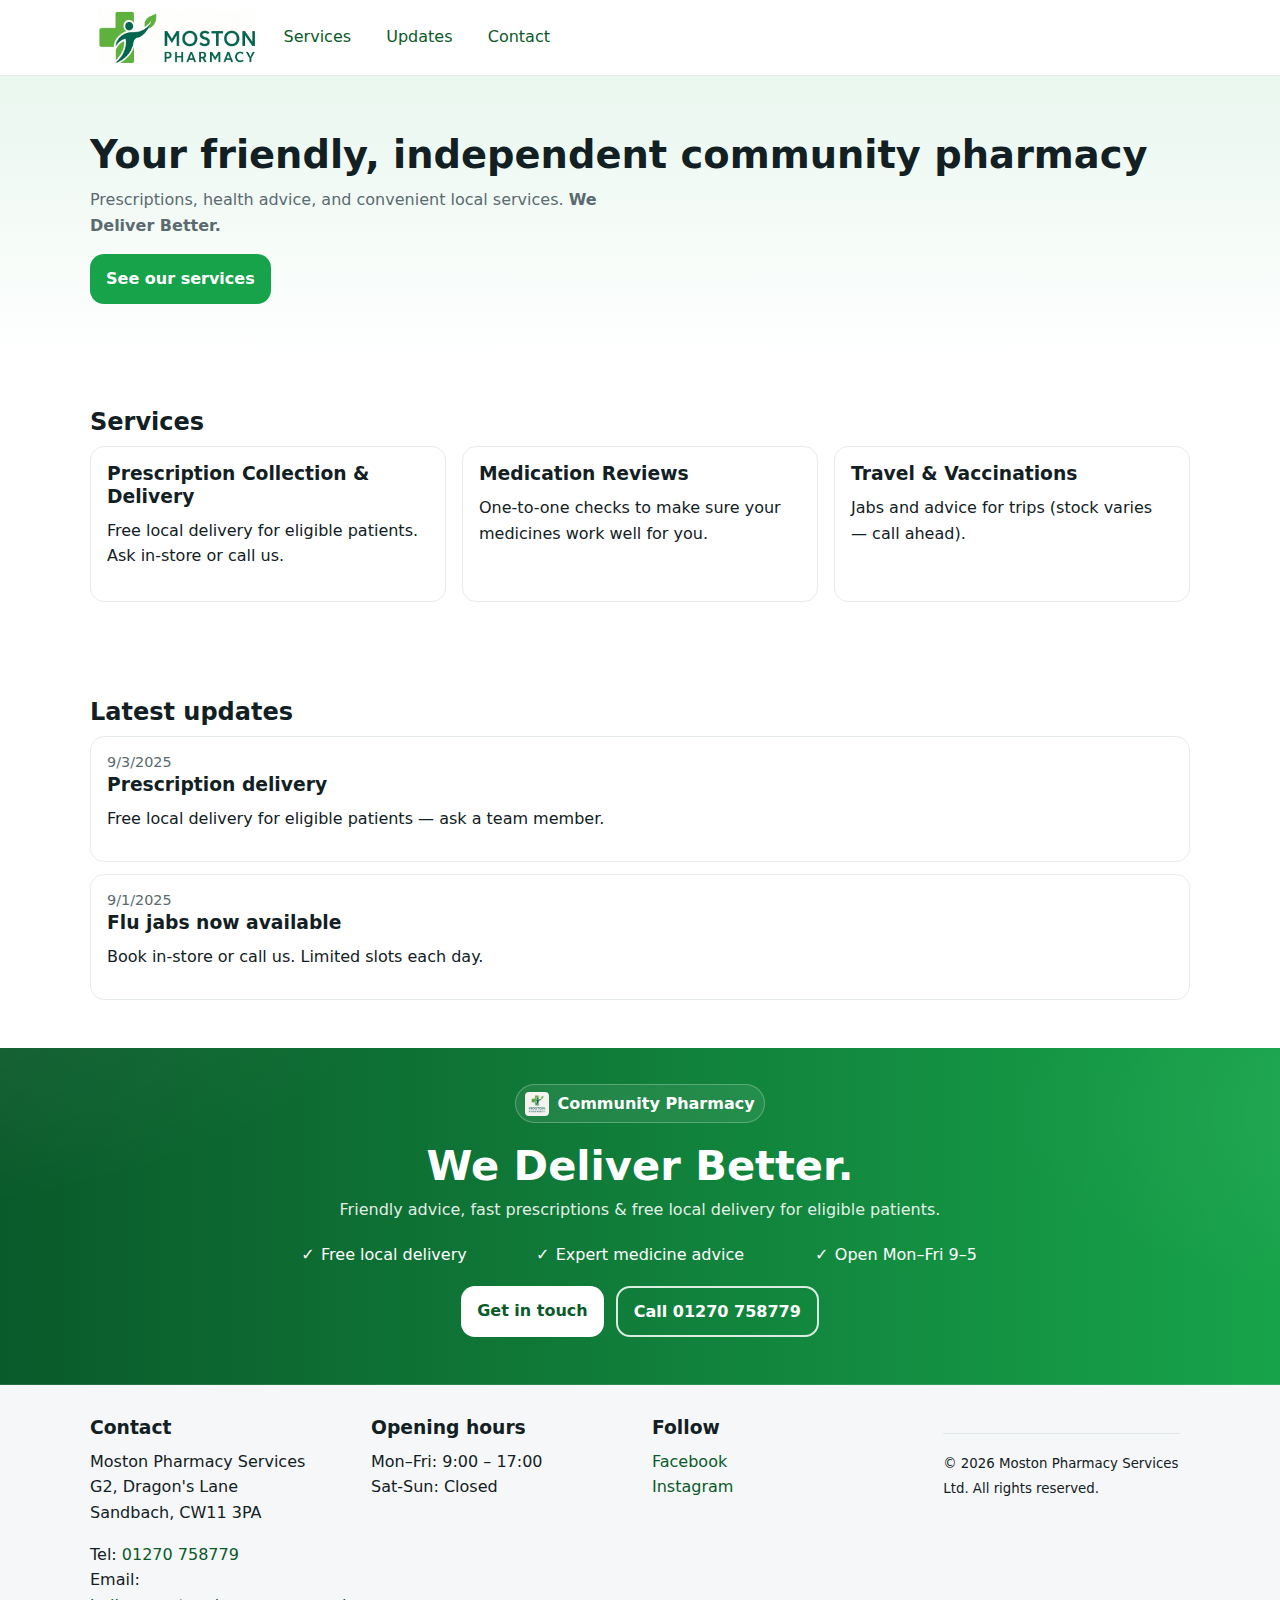
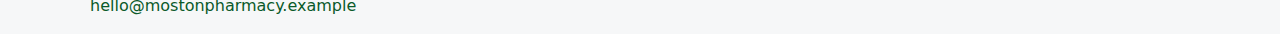
<file: Index.html>
<!doctype html>
<html lang="en">
<head>
  <meta charset="utf-8" />
  <meta name="viewport" content="width=device-width, initial-scale=1" />
  <title>Moston Pharmacy</title>

  <!-- Favicon/logo (replace later) -->
  <link rel="icon" href="assets/logo.png" />

  <!-- Basic SEO you can edit later -->
  <meta name="description" content="Independent community pharmacy: prescriptions, advice, and health services." />

  <link rel="stylesheet" href="Stylesheet.css" />
  <script defer src="Script.js"></script>
</head>
<body>
  <!-- Skip link for accessibility -->
  <a class="skip-link" href="#main">Skip to content</a>

  <!-- Header / Nav -->
  <header class="site-header">
    <div class="container header-inner">
      <a class="brand" href="#">
        <!-- Replace with your real logo image later -->
        <img src="Logo header.png" alt="Moston Pharmacy logo" class="brand-logo" />
     
      </a>

      <button class="nav-toggle" aria-expanded="false" aria-controls="site-nav">Menu</button>

      <nav id="site-nav" class="site-nav" aria-label="Primary">
        <ul>
          <li><a href="#services">Services</a></li>
          <li><a href="#news">Updates</a></li>
          <li><a href="#contact">Contact</a></li>
        </ul>
      </nav>
    </div>
  </header>

  <!-- Hero -->
  <section class="hero">
    <div class="container">
      <h1>Your friendly, independent community pharmacy</h1>
      <p>Prescriptions, health advice, and convenient local services. <strong>We Deliver Better.</strong></p>
      <a class="btn" href="#services">See our services</a>
    </div>
  </section>

  <main id="main">
    <!-- Services (edit these as you like) -->
    <section id="services" class="section">
      <div class="container">
        <h2>Services</h2>
        <div class="card-grid">
          <article class="card">
            <h3>Prescription Collection & Delivery</h3>
            <p>Free local delivery for eligible patients. Ask in-store or call us.</p>
          </article>
          <article class="card">
            <h3>Medication Reviews</h3>
            <p>One-to-one checks to make sure your medicines work well for you.</p>
          </article>
          <article class="card">
            <h3>Travel & Vaccinations</h3>
            <p>Jabs and advice for trips (stock varies — call ahead).</p>
          </article>
        </div>
      </div>
    </section>

    <!-- News / Updates will be injected by JS -->
    <section id="news" class="section">
      <div class="container">
        <h2>Latest updates</h2>
        <div id="news-list" class="news-list" aria-live="polite"></div>
      </div>
    </section>
  </main>
<!-- Outro Banner -->
<section class="outro">
  <div class="container outro-inner">
    <div class="outro-badge">
      <img src="Logo 8.png" alt="Moston Pharmacy" />
      <span>Community Pharmacy</span>
    </div>

    <h2>We Deliver Better.</h2>
    <p class="lead">Friendly advice, fast prescriptions & free local delivery for eligible patients.</p>

    <ul class="outro-points">
      <li>Free local delivery</li>
      <li>Expert medicine advice</li>
      <li>Open Mon–Fri 9–5</li>
    </ul>

    <div class="outro-actions">
      <a href="contact.html" class="btn btn--light">Get in touch</a>
      <a href="tel:+441270758779" class="btn btn--ghost">Call 01270 758779</a>
    </div>
  </div>
</section>
  <!-- Footer -->
  <footer id="contact" class="site-footer">
    <div class="container footer-grid">
      <div>
        <h3>Contact</h3>
        <p>
          Moston Pharmacy Services<br>
          G2, Dragon's Lane<br>
          Sandbach, CW11 3PA
        </p>
        <p>
          Tel: <a href="tel:+44161XXXXXXX">01270 758779</a><br>
          Email: <a href="mailto:hello@mostonpharmacy.example">hello@mostonpharmacy.example</a>
        </p>
      </div>

      <div>
        <h3>Opening hours</h3>
        <ul class="hours">
          <li>Mon–Fri: 9:00 – 17:00</li>
          <li>Sat-Sun: Closed</li>
        </ul>
      </div>

<div>
  <h3>Follow</h3>
  <ul class="social">
    <li>
      <a href="https://www.facebook.com/profile.php?id=61579751310589" 
         target="_blank" 
         rel="noopener noreferrer"
         aria-label="Visit our Facebook page (opens in a new tab)"
         >
        Facebook
      </a>
    </li>
    <li>
      <a href="https://www.instagram.com/your-handle" 
         target="_blank" 
         rel="noopener noreferrer"
         aria-label="Visit our Instagram (opens in a new tab)">
        Instagram
      </a>
    </li>
  </ul>
</div>


    <div class="container footer-bottom">
      <small>© <span id="year"></span> Moston Pharmacy Services Ltd. All rights reserved.</small>
    </div>
  </footer>
</body>
</html>
</file>
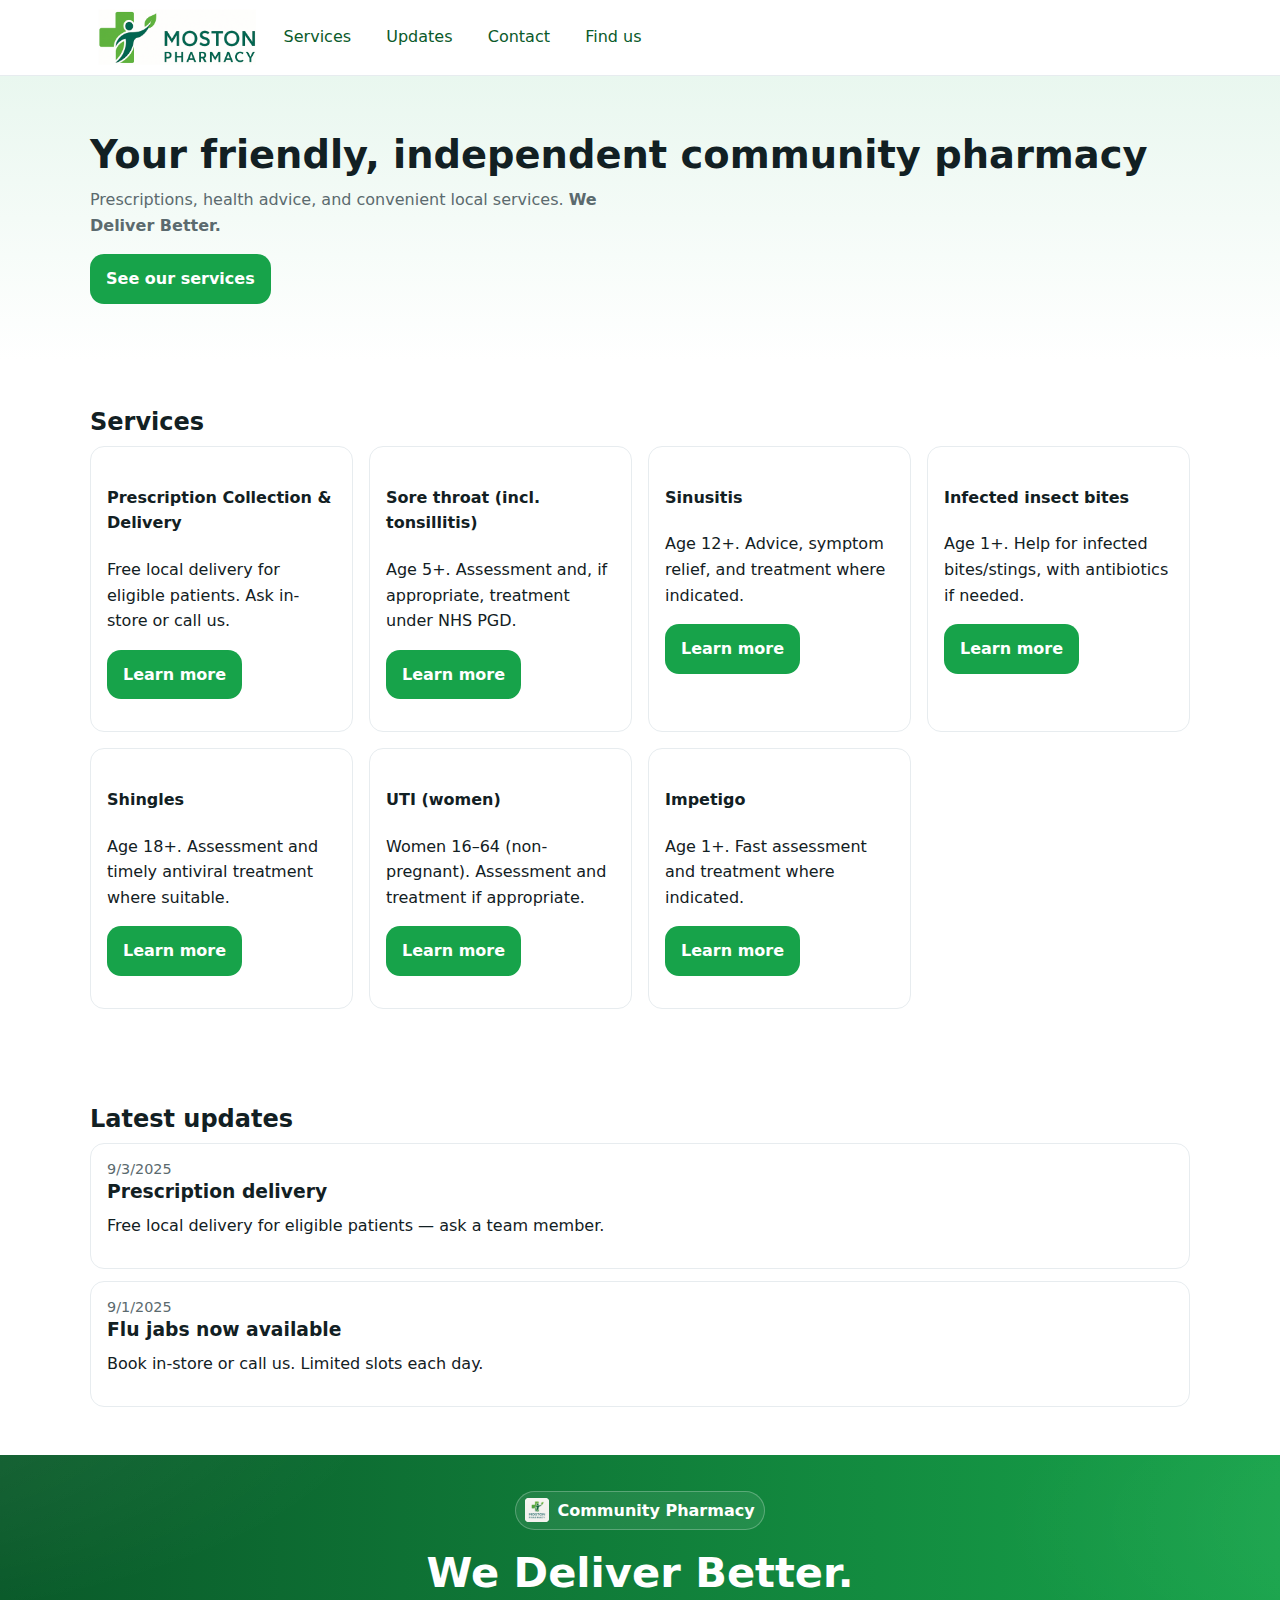
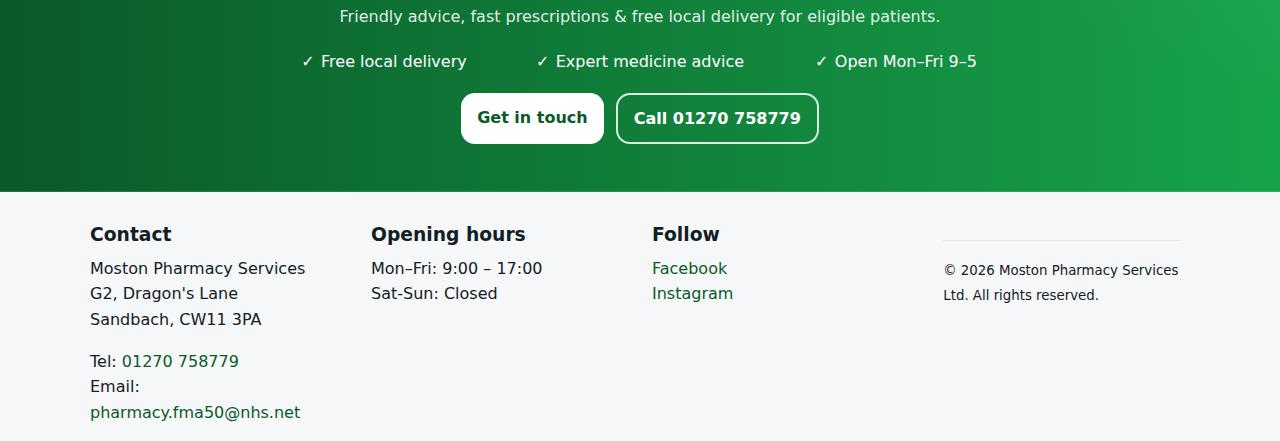
<file: index.html>
<!doctype html>
<html lang="en">
<head>
  <meta charset="utf-8" />
  <meta name="viewport" content="width=device-width, initial-scale=1" />
  <!-- Favicon/logo (replace later) -->
  <link rel="stylesheet" href="Stylesheet.css" />
  <script defer src="Script.js"></script>
</head>
<body>
  <!-- Header / Nav -->
  <header class="site-header">
    <div class="container header-inner">
      <a class="brand" href="#">
        <!-- Replace with your real logo image later -->
        <img src="Logo header.png" alt="Moston Pharmacy logo" class="brand-logo" />
    
      </a>
 
      <button class="nav-toggle" aria-expanded="false" aria-controls="site-nav">Menu</button>

      <nav id="site-nav" class="site-nav" aria-label="Primary">
        <ul>
          <li><a href="#services">Services</a></li>
          <li><a href="#news">Updates</a></li>
          <li><a href="contact.html">Contact</a></li>
          <li><a href="findus.html">Find us</a></li>
        </ul>
      </nav>
    </div>
  </header>

  <!-- Hero -->
  <section class="hero">
    <div class="container">
      <h1>Your friendly, independent community pharmacy</h1>
      <p>Prescriptions, health advice, and convenient local services. <strong>We Deliver Better.</strong></p>
      <a class="btn" href="#services">See our services</a>
    </div>
  </section>

  <main id="main">
    <!-- Services (edit these as you like) -->
    <section id="services" class="section">
      <div class="container">
        <h2>Services</h2>


        <div class="card-grid">
          <article class="card">
            <h4>Prescription Collection & Delivery</h4>
            <p>Free local delivery for eligible patients. Ask in-store or call us.</p>
            <p><a class="btn" href="prescription delivery.html">Learn more</a></p>

          </article>

  <article class="card">
    <h4>Sore throat (incl. tonsillitis)</h4>
    <p>Age 5+. Assessment and, if appropriate, treatment under NHS PGD.</p>
    <p><a class="btn" href="PharmacyFirst.html#sore-throat">Learn more</a></p>
  </article>

  <article class="card">
    <h4>Sinusitis</h4>
    <p>Age 12+. Advice, symptom relief, and treatment where indicated.</p>
    <p><a class="btn" href="PharmacyFirst.html#sinusitis">Learn more</a></p>
  </article>

  <article class="card">
    <h4>Infected insect bites</h4>
    <p>Age 1+. Help for infected bites/stings, with antibiotics if needed.</p>
    <p><a class="btn" href="PharmacyFirst.html#insect-bite">Learn more</a></p>
  </article>

  <article class="card">
    <h4>Shingles</h4>
    <p>Age 18+. Assessment and timely antiviral treatment where suitable.</p>
    <p><a class="btn" href="PharmacyFirst.html#shingles">Learn more</a></p>
  </article>

  <article class="card">
    <h4>UTI (women)</h4>
    <p>Women 16–64 (non-pregnant). Assessment and treatment if appropriate.</p>
    <p><a class="btn" href="PharmacyFirst.html#uti">Learn more</a></p>
  </article>

  <article class="card">
    <h4>Impetigo</h4>
    <p>Age 1+. Fast assessment and treatment where indicated.</p>
    <p><a class="btn" href="PharmacyFirst.html#impetigo">Learn more</a></p>
  </article>
</div>

    </section>

    <!-- News / Updates will be injected by JS -->
    <section id="news" class="section">
      <div class="container">
        <h2>Latest updates</h2>
        <div id="news-list" class="news-list" aria-live="polite"></div>
      </div>
    </section>
  </main>
<!-- Outro Banner -->
<section class="outro">
  <div class="container outro-inner">
    <div class="outro-badge">
      <img src="Logo 8.png" alt="Moston Pharmacy" />
      <span>Community Pharmacy</span>
    </div>

    <h2>We Deliver Better.</h2>
    <p class="lead">Friendly advice, fast prescriptions & free local delivery for eligible patients.</p>

    <ul class="outro-points">
      <li>Free local delivery</li>
      <li>Expert medicine advice</li>
      <li>Open Mon–Fri 9–5</li>
    </ul>

    <div class="outro-actions">
      <a href="contact.html" class="btn btn--light">Get in touch</a>
      <a href="tel:+441270758779" class="btn btn--ghost">Call 01270 758779</a>
    </div>
  </div>
</section>
  <!-- Footer -->
  <footer id="contact" class="site-footer">
    <div class="container footer-grid">
      <div>
        <h3>Contact</h3>
        <p>
          Moston Pharmacy Services<br>
          G2, Dragon's Lane<br>
          Sandbach, CW11 3PA
        </p>
        <p>
          Tel: <a href="tel:+44161XXXXXXX">01270 758779</a><br>
          Email: <a href="mailto:pharmacy.fma50@nhs.net">pharmacy.fma50@nhs.net</a>
        </p>
      </div>

      <div>
        <h3>Opening hours</h3>
        <ul class="hours">
          <li>Mon–Fri: 9:00 – 17:00</li>
          <li>Sat-Sun: Closed</li>
        </ul>
      </div>

<div>
  <h3>Follow</h3>
  <ul class="social">
    <li>
      <a href="https://www.facebook.com/profile.php?id=61579751310589" 
         target="_blank" 
         rel="noopener noreferrer"
         aria-label="Visit our Facebook page (opens in a new tab)"
         >
        Facebook
      </a>
    </li>
    <li>
      <a href="https://www.instagram.com/your-handle" 
         target="_blank" 
         rel="noopener noreferrer"
         aria-label="Visit our Instagram (opens in a new tab)">
        Instagram
      </a>
    </li>
  </ul>
</div>


    <div class="container footer-bottom">
      <small>© <span id="year"></span> Moston Pharmacy Services Ltd. All rights reserved.</small>
    </div>
  </footer>
</body>
</html>
</file>
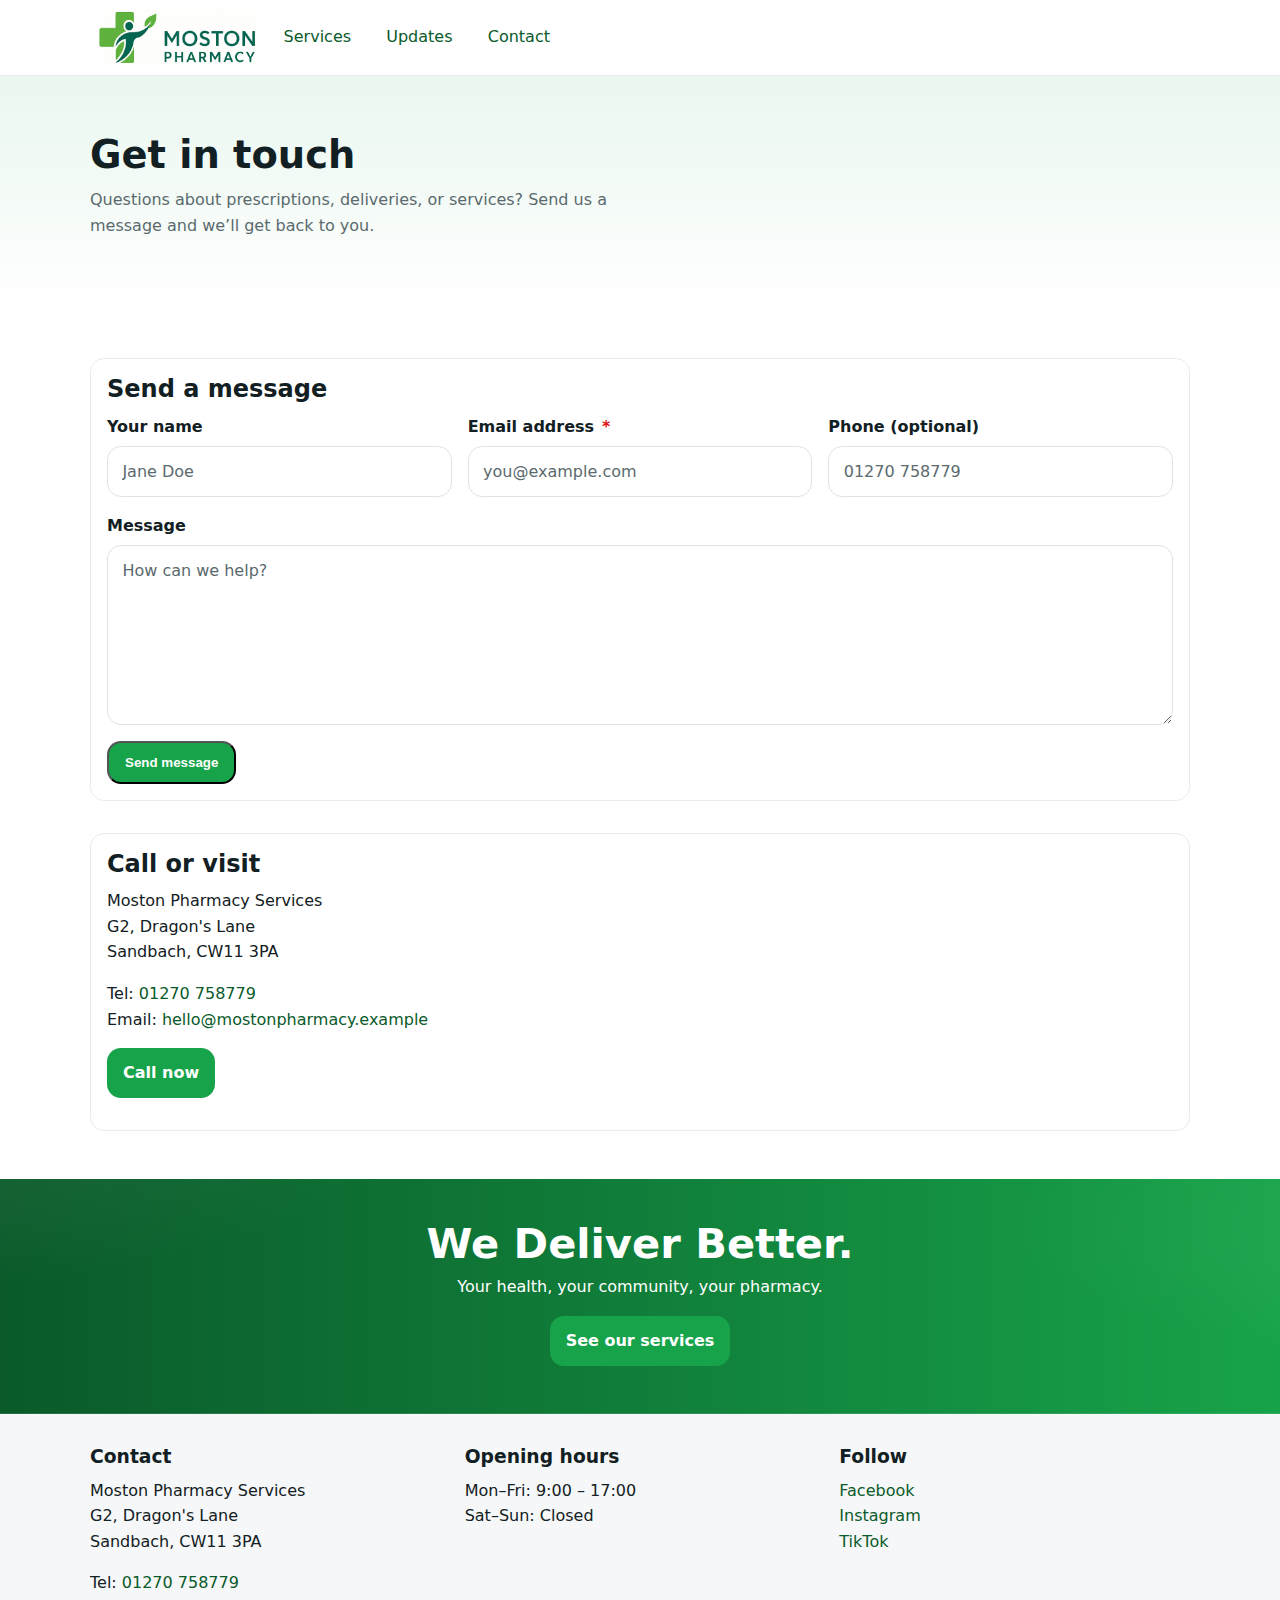
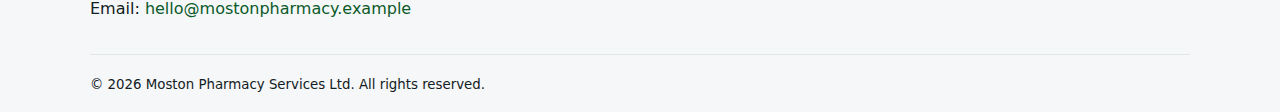
<file: contact.html>
<!doctype html>
<html lang="en">
<head>
  <meta charset="utf-8" />
  <meta name="viewport" content="width=device-width, initial-scale=1" />
  <title>Contact Us – Moston Pharmacy</title>

  <link rel="icon" href="assets/logo.png" />
  <meta name="description" content="Get in touch with Moston Pharmacy for prescriptions, advice, and local services." />

  <link rel="stylesheet" href="Stylesheet.css" />
  <script defer src="Script.js"></script>
</head>
<body>
  <a class="skip-link" href="#main">Skip to content</a>

  <!-- Header / Nav -->
  <header class="site-header">
    <div class="container header-inner">
      <a class="brand" href="index.html">
        <img src="Logo header.png" alt="Moston Pharmacy logo" class="brand-logo" />
      </a>

      <button class="nav-toggle" aria-expanded="false" aria-controls="site-nav">Menu</button>

      <nav id="site-nav" class="site-nav" aria-label="Primary">
        <ul>
          <li><a href="index.html#services">Services</a></li>
          <li><a href="index.html#news">Updates</a></li>
          <li><a href="contact.html" aria-current="page">Contact</a></li>
        </ul>
      </nav>
    </div>
  </header>

  <!-- Hero (same styling as index, but contact-focused) -->
  <section class="hero">
    <div class="container">
      <h1>Get in touch</h1>
      <p>Questions about prescriptions, deliveries, or services? Send us a message and we’ll get back to you.</p>
    </div>
  </section>

  <main id="main" class="section">
    <div class="container" style="display:grid; gap:2rem;">

      <!-- Contact form -->
<section aria-labelledby="contact-form-heading" class="card">
  <h2 id="contact-form-heading">Send a message</h2>

  <form class="contact-form" id="contact-form">
    <div class="form-grid">
      <div class="field">
        <label for="name">Your name</label>
        <input id="name" name="name" type="text" autocomplete="name" required placeholder="Jane Doe">
      </div>

      <div class="field">
        <label for="email">Email address <span class="req">*</span></label>
        <input id="email" name="email" type="email" autocomplete="email" required placeholder="you@example.com">
      </div>

      <div class="field">
        <label for="phone">Phone (optional)</label>
        <input id="phone" name="phone" type="tel" autocomplete="tel" placeholder="01270 758779">
      </div>

      <div class="field field--full">
        <label for="message">Message</label>
        <textarea id="message" name="message" rows="6" required placeholder="How can we help?"></textarea>
      </div>

      <div class="actions">
        <button type="submit" class="btn">Send message</button>
        <p id="form-status" class="form-status visually-hidden" aria-live="polite"></p>
      </div>
    </div>
  </form>
</section>


      <!-- Direct contact details (matches footer content) -->
      <section aria-labelledby="direct-contact-heading" class="card">
        <h2 id="direct-contact-heading">Call or visit</h2>
        <p>
          Moston Pharmacy Services<br>
          G2, Dragon's Lane<br>
          Sandbach, CW11 3PA
        </p>
        <p>
          Tel: <a href="tel:+441270758779">01270 758779</a><br>
          Email: <a href="mailto:hello@mostonpharmacy.example">hello@mostonpharmacy.example</a>
        </p>
        <p><a class="btn" href="tel:+441270758779">Call now</a></p>
      </section>
    </div>
  </main>

  <!-- Optional outro reused but tailored for this page -->
  <section class="outro">
    <div class="container outro-inner">
      <h2>We Deliver Better.</h2>
      <p>Your health, your community, your pharmacy.</p>
      <a href="index.html#services" class="btn">See our services</a>
    </div>
  </section>

  <!-- Footer (same as index) -->
  <footer class="site-footer">
    <div class="container footer-grid">
      <div>
        <h3>Contact</h3>
        <p>
          Moston Pharmacy Services<br>
          G2, Dragon's Lane<br>
          Sandbach, CW11 3PA
        </p>
        <p>
          Tel: <a href="tel:+441270758779">01270 758779</a><br>
          Email: <a href="mailto:hello@mostonpharmacy.example">hello@mostonpharmacy.example</a>
        </p>
      </div>

      <div>
        <h3>Opening hours</h3>
        <ul class="hours">
          <li>Mon–Fri: 9:00 – 17:00</li>
          <li>Sat–Sun: Closed</li>
        </ul>
      </div>

      <div>
        <h3>Follow</h3>
        <ul class="social">
          <li><a href="#" aria-label="Facebook">Facebook</a></li>
          <li><a href="#" aria-label="Instagram">Instagram</a></li>
          <li><a href="#" aria-label="TikTok">TikTok</a></li>
        </ul>
      </div>
    </div>

    <div class="container footer-bottom">
      <small>© <span id="year"></span> Moston Pharmacy Services Ltd. All rights reserved.</small>
    </div>
  </footer>
</body>
</html>
</file>
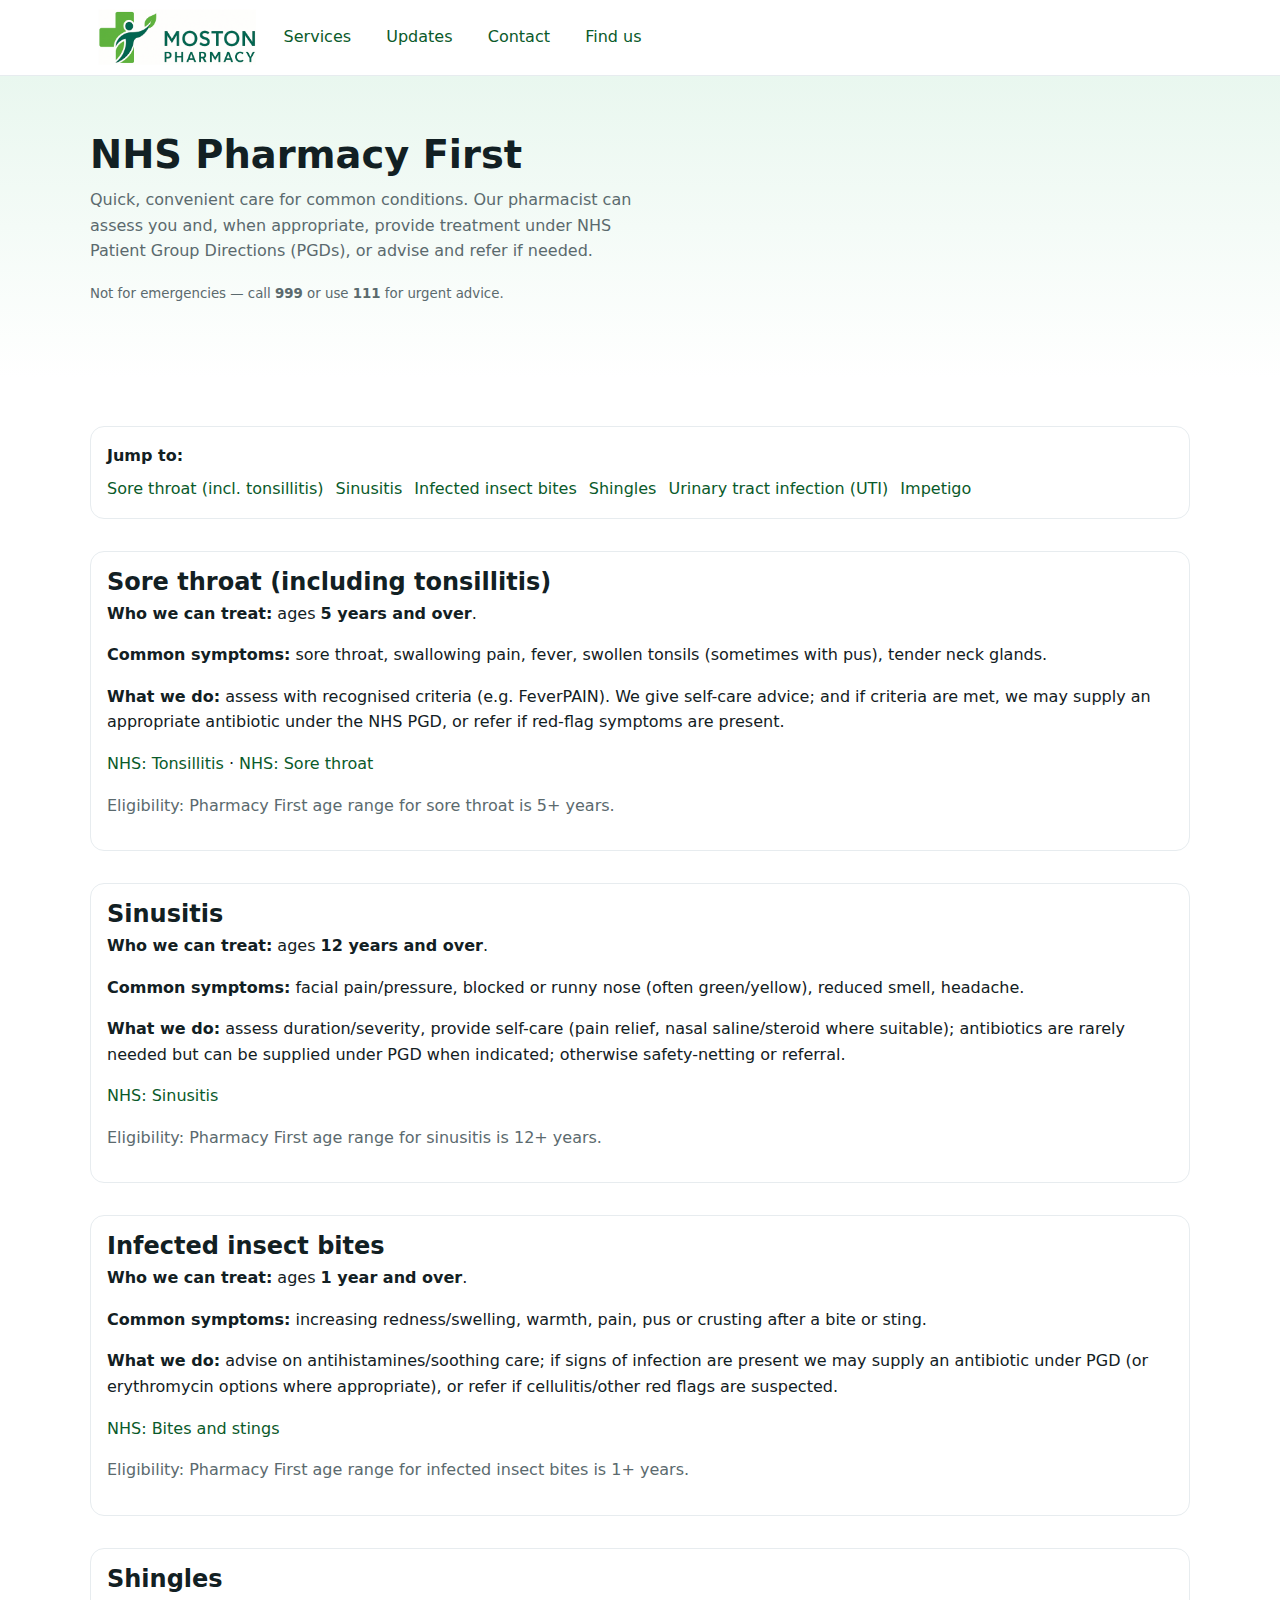
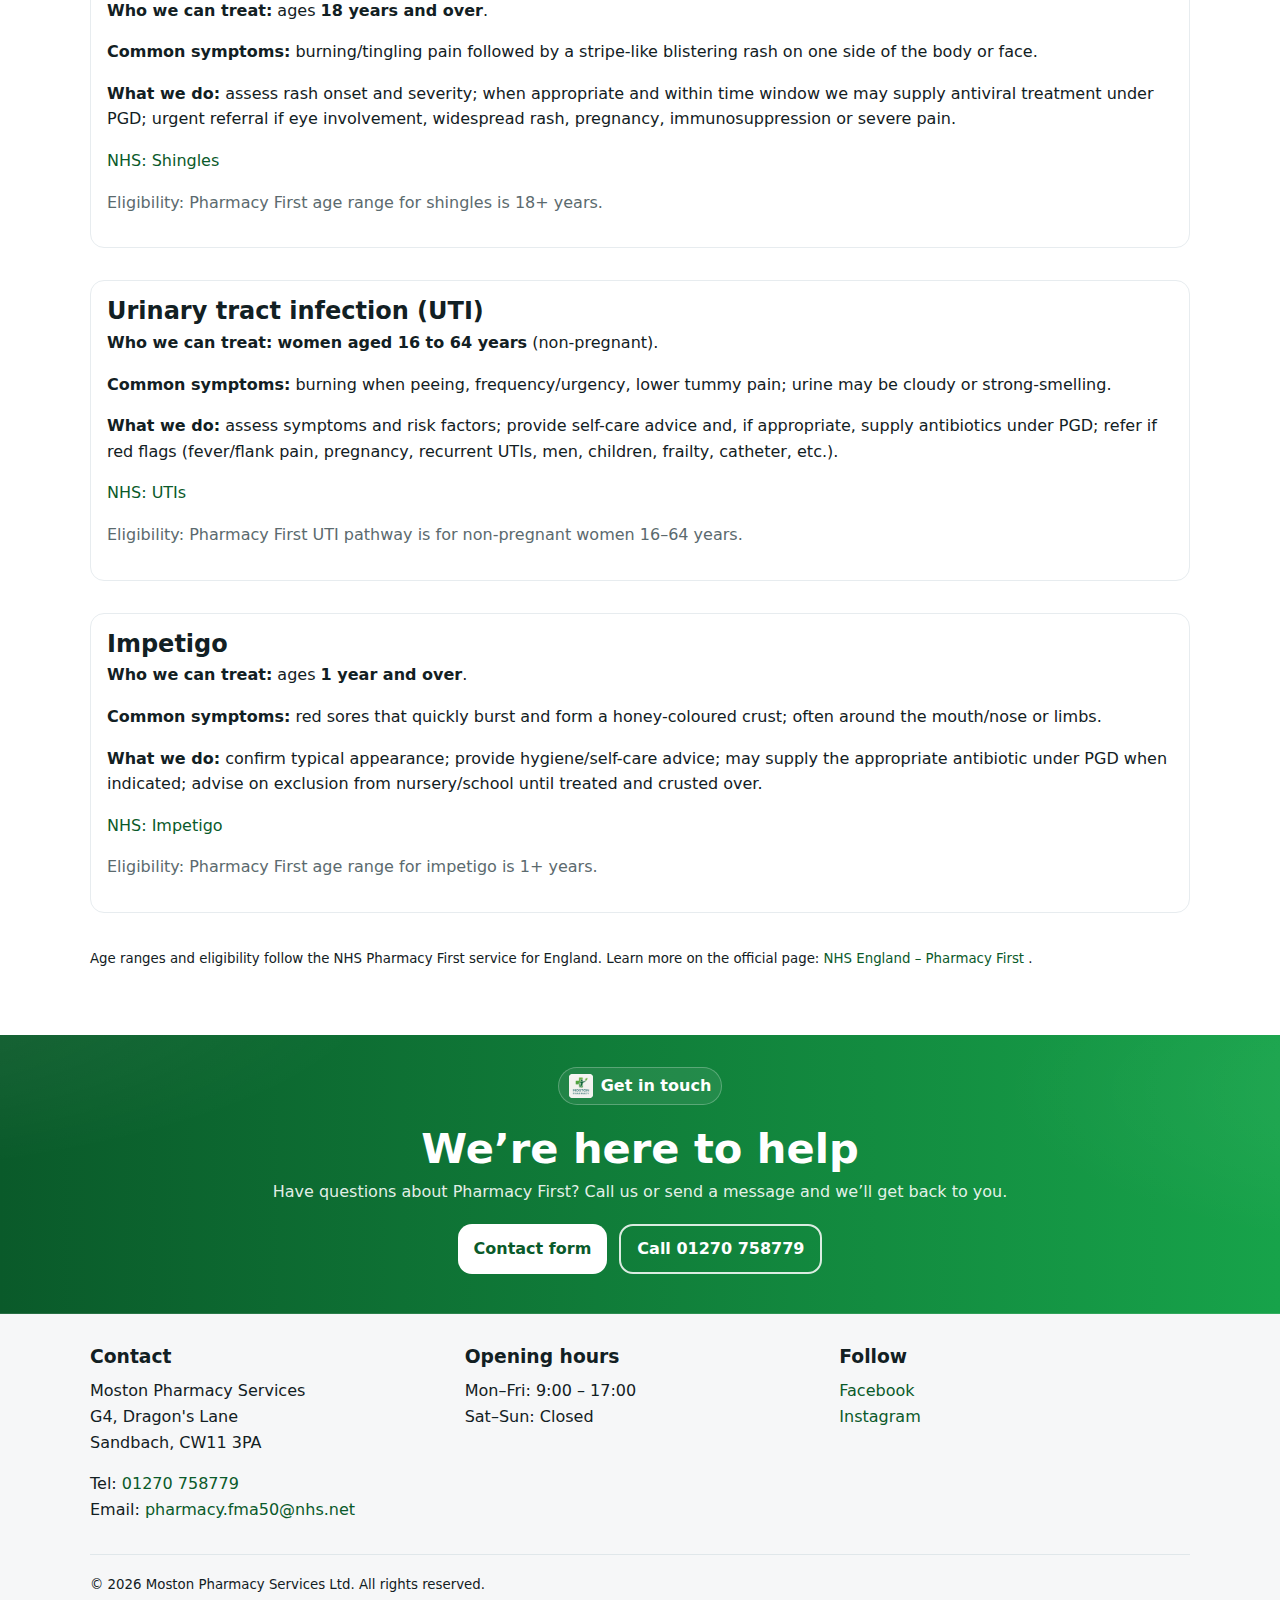
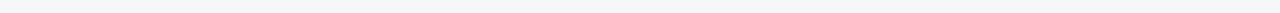
<file: PharmacyFirst.html>
<!doctype html>
<html lang="en">
<head>
  <meta charset="utf-8" />
  <meta name="viewport" content="width=device-width, initial-scale=1" />
  <title>Pharmacy First – Moston Pharmacy</title>

  <link rel="icon" href="assets/Logo%208.png" />
  <meta name="description" content="NHS Pharmacy First at Moston Pharmacy: quick help for 6 common conditions.">

  <link rel="stylesheet" href="Stylesheet.css" />
  <script defer src="Script.js"></script>
</head>
<body>
  <a class="skip-link" href="#main">Skip to content</a>

  <!-- Header / Nav -->
  <header class="site-header">
    <div class="container header-inner">
      <a class="brand" href="index.html">
        <img src="Logo header.png" alt="Moston Pharmacy logo" class="brand-logo" />
      </a>
      <button class="nav-toggle" aria-expanded="false" aria-controls="site-nav">Menu</button>
      <nav id="site-nav" class="site-nav" aria-label="Primary">
        <ul>
          <li><a href="index.html#services">Services</a></li>
          <li><a href="index.html#news">Updates</a></li>
          <li><a href="contact.html">Contact</a></li>
            <li><a href="findus.html">Find us</a></li>

        </ul>
      </nav>
    </div>
  </header>

  <!-- Hero -->
  <section class="hero">
    <div class="container">
      <h1>NHS Pharmacy First</h1>
      <p>
        Quick, convenient care for common conditions. Our pharmacist can assess you and,
        when appropriate, provide treatment under NHS Patient Group Directions (PGDs),
        or advise and refer if needed.
      </p>
      <p><small>Not for emergencies — call <strong>999</strong> or use <strong>111</strong> for urgent advice.</small></p>
    </div>
  </section>

  <main id="main" class="section">
    <div class="container" style="display:grid; gap:2rem;">
      <!-- On-page contents -->
      <nav aria-label="Pharmacy First contents" class="card" style="padding:1rem;">
        <strong>Jump to:</strong>
        <ul class="social" style="display:flex;flex-wrap:wrap;gap:.75rem;margin-top:.5rem;">
          <li><a href="#sore-throat">Sore throat (incl. tonsillitis)</a></li>
          <li><a href="#sinusitis">Sinusitis</a></li>
          <li><a href="#insect-bite">Infected insect bites</a></li>
          <li><a href="#shingles">Shingles</a></li>
          <li><a href="#uti">Urinary tract infection (UTI)</a></li>
          <li><a href="#impetigo">Impetigo</a></li>
        </ul>
      </nav>

      <!-- Sore throat -->
      <article id="sore-throat" class="card pf-block">
        <h2>Sore throat (including tonsillitis)</h2>
        <p><strong>Who we can treat:</strong> ages <strong>5 years and over</strong>.</p>
        <p><strong>Common symptoms:</strong> sore throat, swallowing pain, fever, swollen tonsils (sometimes with pus), tender neck glands.</p>
        <p><strong>What we do:</strong> assess with recognised criteria (e.g. FeverPAIN). We give self-care advice; and if criteria are met, we may supply an appropriate antibiotic under the NHS PGD, or refer if red-flag symptoms are present.</p>
        <p><a href="https://www.nhs.uk/conditions/tonsillitis/" target="_blank" rel="noopener noreferrer">NHS: Tonsillitis</a> ·
           <a href="https://www.nhs.uk/symptoms/sore-throat/" target="_blank" rel="noopener noreferrer">NHS: Sore throat</a></p>
        <p class="pf-elig">Eligibility: Pharmacy First age range for sore throat is 5+ years.</p>
      </article>

      <!-- Sinusitis -->
      <article id="sinusitis" class="card pf-block">
        <h2>Sinusitis</h2>
        <p><strong>Who we can treat:</strong> ages <strong>12 years and over</strong>.</p>
        <p><strong>Common symptoms:</strong> facial pain/pressure, blocked or runny nose (often green/yellow), reduced smell, headache.</p>
        <p><strong>What we do:</strong> assess duration/severity, provide self-care (pain relief, nasal saline/steroid where suitable); antibiotics are rarely needed but can be supplied under PGD when indicated; otherwise safety-netting or referral.</p>
        <p><a href="https://www.nhs.uk/conditions/sinusitis-sinus-infection/" target="_blank" rel="noopener noreferrer">NHS: Sinusitis</a></p>
        <p class="pf-elig">Eligibility: Pharmacy First age range for sinusitis is 12+ years.</p>
      </article>

      <!-- Infected insect bites -->
      <article id="insect-bite" class="card pf-block">
        <h2>Infected insect bites</h2>
        <p><strong>Who we can treat:</strong> ages <strong>1 year and over</strong>.</p>
        <p><strong>Common symptoms:</strong> increasing redness/swelling, warmth, pain, pus or crusting after a bite or sting.</p>
        <p><strong>What we do:</strong> advise on antihistamines/soothing care; if signs of infection are present we may supply an antibiotic under PGD (or erythromycin options where appropriate), or refer if cellulitis/other red flags are suspected.</p>
        <p><a href="https://www.nhs.uk/conditions/insect-bites-and-stings/" target="_blank" rel="noopener noreferrer">NHS: Bites and stings</a></p>
        <p class="pf-elig">Eligibility: Pharmacy First age range for infected insect bites is 1+ years.</p>
      </article>

      <!-- Shingles -->
      <article id="shingles" class="card pf-block">
        <h2>Shingles</h2>
        <p><strong>Who we can treat:</strong> ages <strong>18 years and over</strong>.</p>
        <p><strong>Common symptoms:</strong> burning/tingling pain followed by a stripe-like blistering rash on one side of the body or face.</p>
        <p><strong>What we do:</strong> assess rash onset and severity; when appropriate and within time window we may supply antiviral treatment under PGD; urgent referral if eye involvement, widespread rash, pregnancy, immunosuppression or severe pain.</p>
        <p><a href="https://www.nhs.uk/conditions/shingles/" target="_blank" rel="noopener noreferrer">NHS: Shingles</a></p>
        <p class="pf-elig">Eligibility: Pharmacy First age range for shingles is 18+ years.</p>
      </article>

      <!-- UTI -->
      <article id="uti" class="card pf-block">
        <h2>Urinary tract infection (UTI)</h2>
        <p><strong>Who we can treat:</strong> <strong>women aged 16 to 64 years</strong> (non-pregnant).</p>
        <p><strong>Common symptoms:</strong> burning when peeing, frequency/urgency, lower tummy pain; urine may be cloudy or strong-smelling.</p>
        <p><strong>What we do:</strong> assess symptoms and risk factors; provide self-care advice and, if appropriate, supply antibiotics under PGD; refer if red flags (fever/flank pain, pregnancy, recurrent UTIs, men, children, frailty, catheter, etc.).</p>
        <p><a href="https://www.nhs.uk/conditions/urinary-tract-infections-utis/" target="_blank" rel="noopener noreferrer">NHS: UTIs</a></p>
        <p class="pf-elig">Eligibility: Pharmacy First UTI pathway is for non-pregnant women 16–64 years.</p>
      </article>

      <!-- Impetigo -->
      <article id="impetigo" class="card pf-block">
        <h2>Impetigo</h2>
        <p><strong>Who we can treat:</strong> ages <strong>1 year and over</strong>.</p>
        <p><strong>Common symptoms:</strong> red sores that quickly burst and form a honey-coloured crust; often around the mouth/nose or limbs.</p>
        <p><strong>What we do:</strong> confirm typical appearance; provide hygiene/self-care advice; may supply the appropriate antibiotic under PGD when indicated; advise on exclusion from nursery/school until treated and crusted over.</p>
        <p><a href="https://www.nhs.uk/conditions/impetigo/" target="_blank" rel="noopener noreferrer">NHS: Impetigo</a></p>
        <p class="pf-elig">Eligibility: Pharmacy First age range for impetigo is 1+ years.</p>
      </article>

      <p><small>
        Age ranges and eligibility follow the NHS Pharmacy First service for England.  
        Learn more on the official page:
        <a href="https://www.england.nhs.uk/primary-care/pharmacy/pharmacy-services/pharmacy-first/" target="_blank" rel="noopener noreferrer">
          NHS England – Pharmacy First
        </a>.
      </small></p>
    </div>
  </main>

  <!-- Contact-tailored banner -->
  <section class="outro outro--contact">
    <div class="container outro-inner">
      <div class="outro-badge">
        <img src="Logo 8.png" alt="Moston Pharmacy" />
        <span>Get in touch</span>
      </div>
      <h2>We’re here to help</h2>
      <p class="lead">Have questions about Pharmacy First? Call us or send a message and we’ll get back to you.</p>
      <div class="outro-actions">
        <a href="contact.html" class="btn btn--light">Contact form</a>
        <a href="tel:+441270758779" class="btn btn--ghost">Call 01270 758779</a>
      </div>
    </div>
  </section>

  <!-- Footer (same as site) -->
  <footer class="site-footer">
    <div class="container footer-grid">
      <div>
        <h3>Contact</h3>
        <p>
          Moston Pharmacy Services<br>
          G4, Dragon's Lane<br>
          Sandbach, CW11 3PA
        </p>
        <p>
          Tel: <a href="tel:+441270758779">01270 758779</a><br>
          Email: <a href="mailto:pharmacy.fma50@nhs.net">pharmacy.fma50@nhs.net</a>
        </p>
      </div>

      <div>
        <h3>Opening hours</h3>
        <ul class="hours">
          <li>Mon–Fri: 9:00 – 17:00</li>
          <li>Sat–Sun: Closed</li>
        </ul>
      </div>

      <div>
        <h3>Follow</h3>
        <ul class="social">
          <li><a href="https://www.facebook.com/profile.php?id=61579751310589" target="_blank" rel="noopener noreferrer">Facebook</a></li>
          <li><a href="https://www.instagram.com/your-handle" target="_blank" rel="noopener noreferrer">Instagram</a></li>
        </ul>
      </div>
    </div>

    <div class="container footer-bottom">
      <small>© <span id="year"></span> Moston Pharmacy Services Ltd. All rights reserved.</small>
    </div>
  </footer>
</body>
</html>
</file>
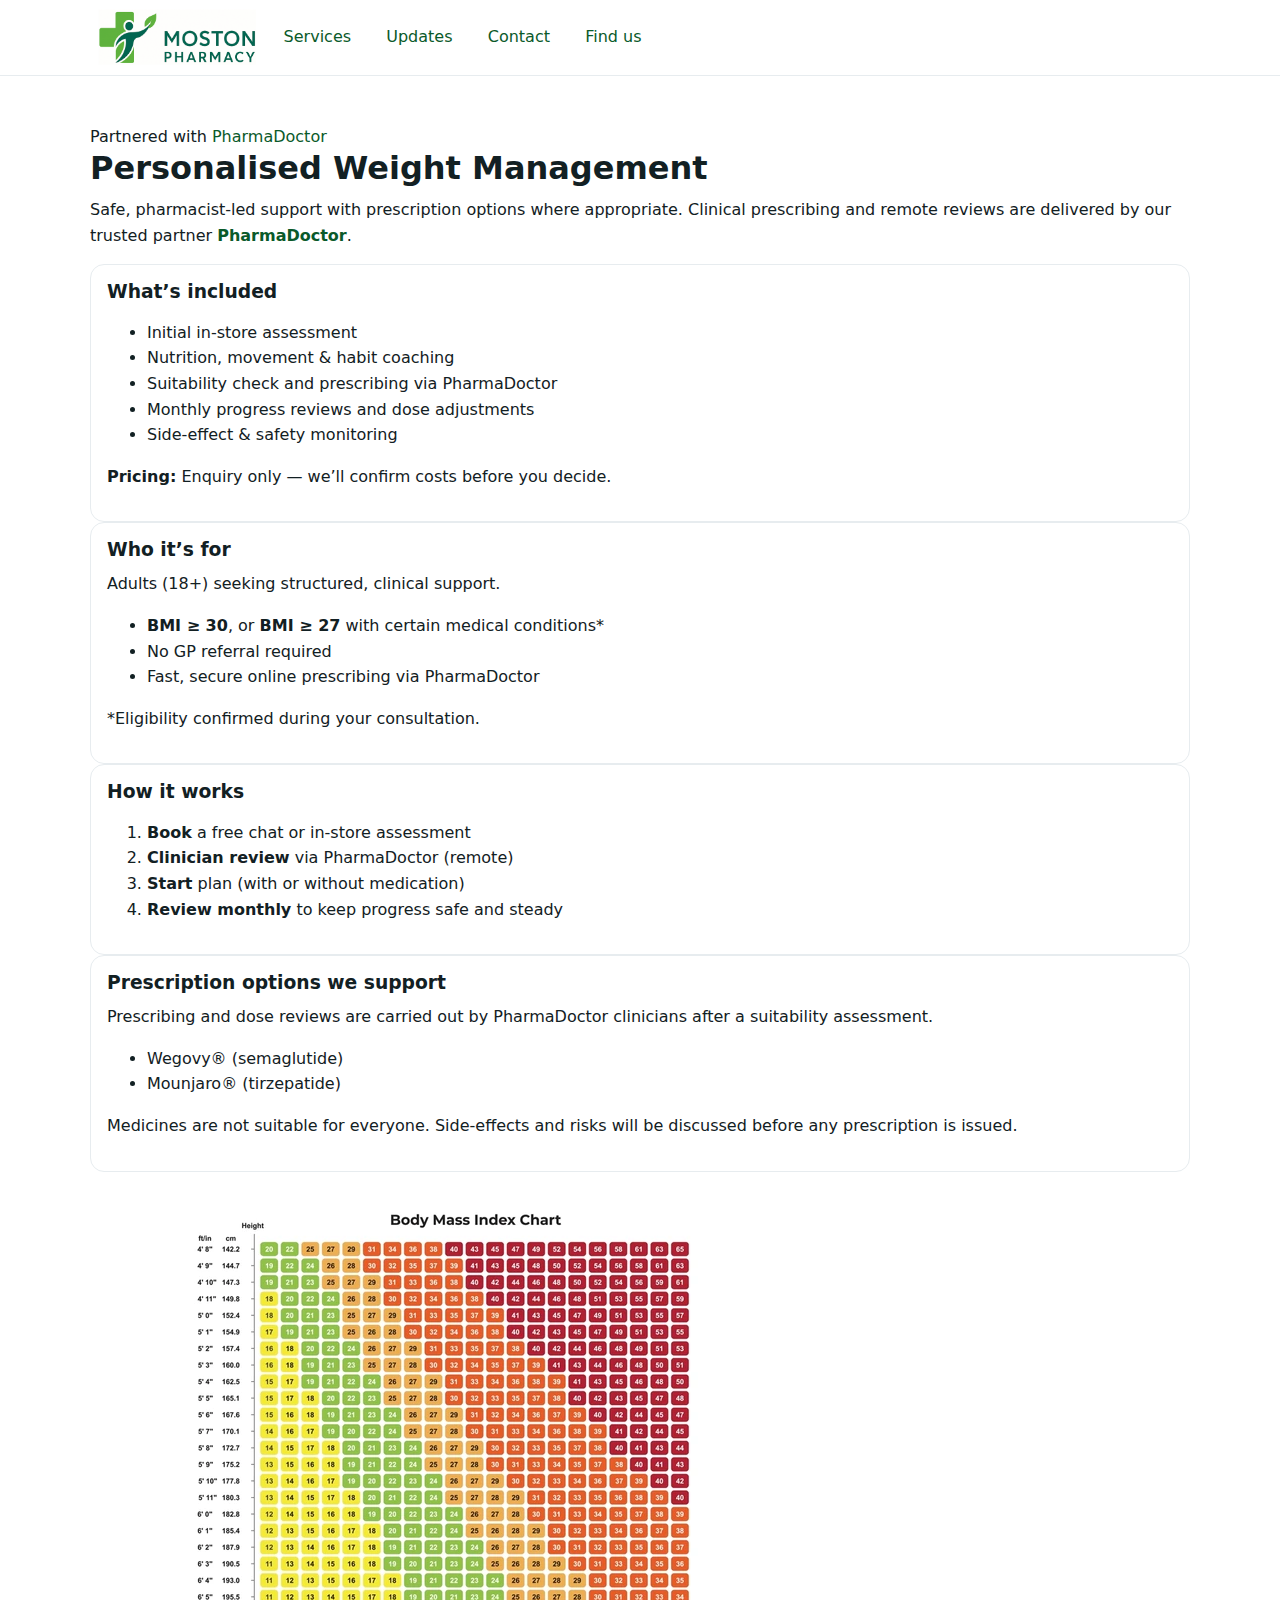
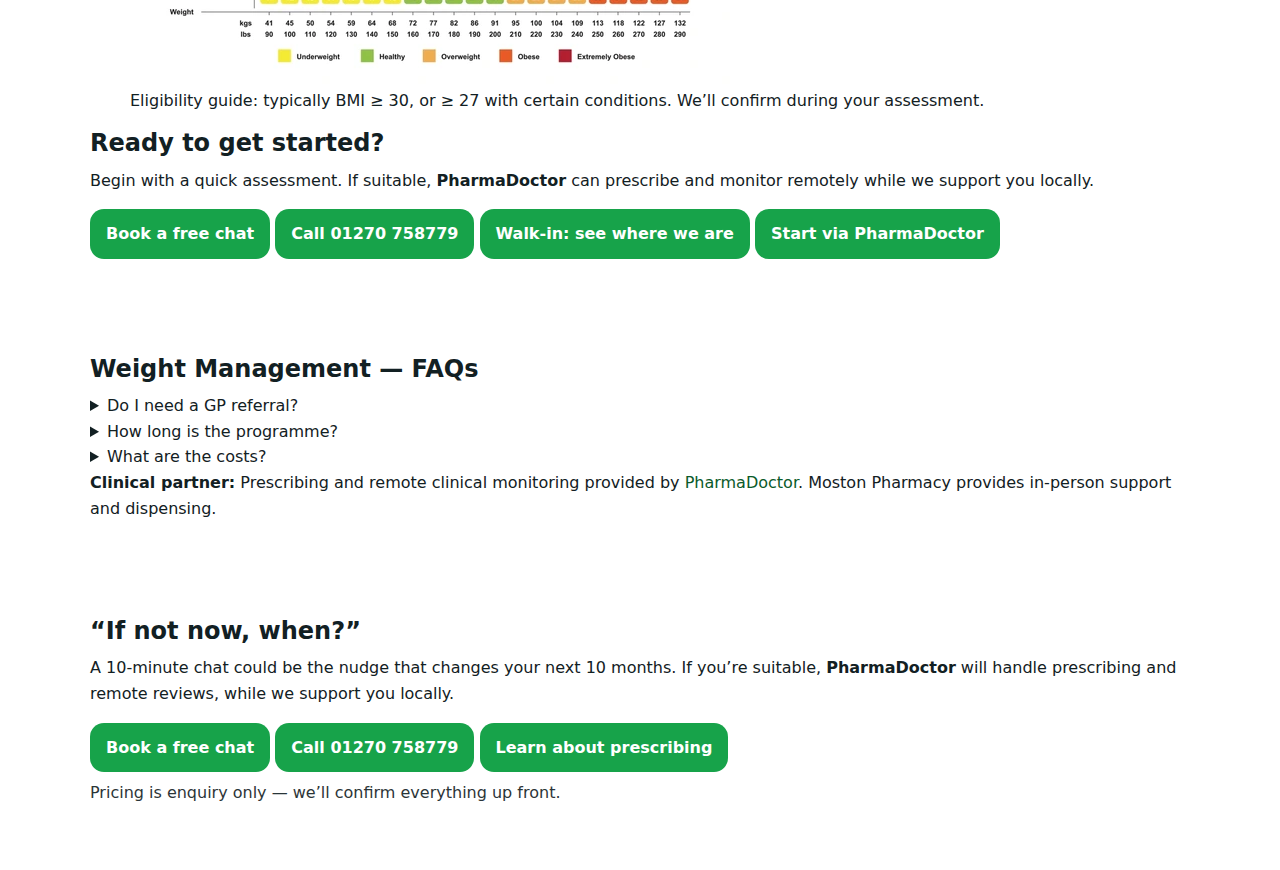
<file: Weight.html>
<!doctype html>
<html lang="en">
<head>
  <meta charset="utf-8" />
  <meta name="viewport" content="width=device-width, initial-scale=1" />
  <!-- Favicon/logo (replace later) -->
  <link rel="stylesheet" href="Stylesheet.css" />
  <script defer src="Script.js"></script>
</head>
<body>
  <!-- Header / Nav -->
  <header class="site-header">
    <div class="container header-inner">
      <a class="brand" href="index.html">
        <!-- Replace with your real logo image later -->
        <img src="Logo header.png" alt="Moston Pharmacy logo" class="brand-logo" />
    
      </a>
 
      <button class="nav-toggle" aria-expanded="false" aria-controls="site-nav">Menu</button>

      <nav id="site-nav" class="site-nav" aria-label="Primary">
        <ul>
          <li><a href="index.html#services">Services</a></li>
          <li><a href="index.html#news">Updates</a></li>
          <li><a href="contact.html">Contact</a></li>
          <li><a href="findus.html">Find us</a></li>
        </ul>
      </nav>
    </div>
  </header>

<!-- Weight Management: Overview -->
<section class="section" id="weight-overview">
  <div class="container narrow">
    <header class="stack-md center">
      <span class="partner-pill">
        Partnered with 
        <a href="https://www.pharmadoctor.co.uk/" target="_blank" rel="noopener">PharmaDoctor</a>
      </span>
      <h1 class="mt-2">Personalised Weight Management</h1>
      <p class="lede">
        Safe, pharmacist-led support with prescription options where appropriate. 
        Clinical prescribing and remote reviews are delivered by our trusted partner 
        <a href="https://www.pharmadoctor.co.uk/" target="_blank" rel="noopener"><strong>PharmaDoctor</strong></a>.
      </p>
    </header>

    <div class="grid-3 gap-lg mt-6">
      <article class="card">
        <h3>What’s included</h3>
        <ul class="checklist">
          <li>Initial in-store assessment</li>
          <li>Nutrition, movement & habit coaching</li>
          <li>Suitability check and prescribing via PharmaDoctor</li>
          <li>Monthly progress reviews and dose adjustments</li>
          <li>Side-effect & safety monitoring</li>
        </ul>
        <p class="muted small"><strong>Pricing:</strong> Enquiry only — we’ll confirm costs before you decide.</p>
      </article>

      <article class="card">
        <h3>Who it’s for</h3>
        <p>Adults (18+) seeking structured, clinical support.</p>
        <ul class="dashlist">
          <li><strong>BMI ≥ 30</strong>, or <strong>BMI ≥ 27</strong> with certain medical conditions*</li>
          <li>No GP referral required</li>
          <li>Fast, secure online prescribing via PharmaDoctor</li>
        </ul>
        <p class="muted small">*Eligibility confirmed during your consultation.</p>
      </article>

      <article class="card">
        <h3>How it works</h3>
        <ol class="steps">
          <li><strong>Book</strong> a free chat or in-store assessment</li>
          <li><strong>Clinician review</strong> via PharmaDoctor (remote)</li>
          <li><strong>Start</strong> plan (with or without medication)</li>
          <li><strong>Review monthly</strong> to keep progress safe and steady</li>
        </ol>
      </article>
    </div>

    <!-- Medicines we support -->
    <div class="card mt-6">
      <h3>Prescription options we support</h3>
      <p class="muted small">Prescribing and dose reviews are carried out by PharmaDoctor clinicians after a suitability assessment.</p>
      <ul class="pilllist">
        <li class="pill">Wegovy® (semaglutide)</li>
        <li class="pill">Mounjaro® (tirzepatide)</li>
      </ul>
      <p class="micro muted">Medicines are not suitable for everyone. Side-effects and risks will be discussed before any prescription is issued.</p>
    </div>

    <!-- BMI chart slot -->
    <figure class="mt-6 center">
      <img src="BMI.webp" alt="BMI chart showing healthy, overweight and obesity ranges." class="bmi-img">
      <figcaption class="muted small">
        Eligibility guide: typically BMI ≥ 30, or ≥ 27 with certain conditions. We’ll confirm during your assessment.
      </figcaption>
    </figure>

    <!-- Calls to action -->
    <div class="cta-panel mt-6" aria-labelledby="weight-cta">
      <div class="cta-copy">
        <h2 id="weight-cta">Ready to get started?</h2>
        <p>Begin with a quick assessment. If suitable, <strong>PharmaDoctor</strong> can prescribe and monitor remotely while we support you locally.</p>
      </div>
      <div class="cta-actions">
        <a class="btn" href="/contact.html">Book a free chat</a>
        <a class="btn btn-outline" href="tel:01270758779" aria-label="Call Moston Pharmacy">Call 01270 758779</a>
        <a class="btn btn-outline" href="#find-us">Walk-in: see where we are</a>
        <a class="btn" href="https://pharmadoctor.co.uk/patient/booking-form" target="_blank" rel="noopener">Start via PharmaDoctor</a>
      </div>
    </div>
  </div>
</section>

<!-- FAQs -->
<section class="section alt" id="weight-faqs">
  <div class="container narrow">
    <h2>Weight Management — FAQs</h2>
    <details class="faq">
      <summary>Do I need a GP referral?</summary>
      <p>No. Our pharmacist assesses you and, when appropriate, PharmaDoctor clinicians handle prescribing and dose reviews.</p>
    </details>
    <details class="faq">
      <summary>How long is the programme?</summary>
      <p>We review monthly. Duration varies by person; we focus on sustainable change and maintenance.</p>
    </details>
    <details class="faq">
      <summary>What are the costs?</summary>
      <p>Enquiry only. We’ll clearly outline consultation and treatment costs before you proceed.</p>
    </details>

    <div class="partner-note">
      <strong>Clinical partner:</strong> Prescribing and remote clinical monitoring provided by 
      <a href="https://www.pharmadoctor.co.uk/" target="_blank" rel="noopener">PharmaDoctor</a>. 
      Moston Pharmacy provides in-person support and dispensing.
    </div>
  </div>
</section>



  <!-- Outro Banner -->
<section class="section banner-cta">
  <div class="container">
    <div class="banner stack-md center">
      <h2>“If not now, when?”</h2>
      <p class="lede">
        A 10-minute chat could be the nudge that changes your next 10 months.
        If you’re suitable, <strong>PharmaDoctor</strong> will handle prescribing and
        remote reviews, while we support you locally.
      </p>
      <div>
        <a class="btn" href="/contact.html">Book a free chat</a>
        <a class="btn btn-outline" href="tel:01270758779">Call 01270&nbsp;758779</a>
        <a class="btn btn-outline" href="https://www.pharmadoctor.co.uk/" target="_blank" rel="noopener">Learn about prescribing</a>
      </div>
      <p class="micro" style="margin-top:.5rem; opacity:.9;">
        Pricing is enquiry only — we’ll confirm everything up front.
      </p>
    </div>
  </div>
</section>
</file>
<file: Stylesheet.css>
/* --------- Theme (easy to tweak) --------- */
:root{
  --brand: #17a34a;      /* primary green */
  --brand-ink: #0a5a2a;  /* darker shade */
  --bg: #ffffff;
  --ink: #122023;
  --ink-muted: #5b6a6e;
  --surface: #f6f7f8;
  --radius: 14px;
}

/* --------- Reset / base --------- */
* { box-sizing: border-box; }
html, body { margin: 0; padding: 0; }
body {
  font-family: system-ui, -apple-system, Segoe UI, Roboto, Arial, sans-serif;
  color: var(--ink);
  background: var(--bg);
  line-height: 1.6;
}
img { max-width: 100%; display: block; }
a { color: var(--brand-ink); text-decoration: none; }
a:hover, a:focus { text-decoration: underline; }
.container { width: min(1100px, 92%); margin-inline: auto; }
.section { padding: 3rem 0; }
h1, h2, h3 { line-height: 1.2; margin: 0 0 .6rem; }
p { margin: 0 0 1rem; }
.btn {
  display: inline-block; padding: .75rem 1rem; border-radius: var(--radius);
  background: var(--brand); color: white; font-weight: 600;
}
.btn:hover { filter: brightness(0.95); }
.skip-link {
  position: absolute; left: -9999px; top: auto;
}
.skip-link:focus {
  left: 1rem; top: 1rem; background: #000; color: #fff; padding: .5rem .75rem; z-index: 999;
}

/* --------- Header / Nav --------- */
.site-header {
  position: sticky; top: 0; z-index: 50;
  background: #fff; border-bottom: 1px solid #e7ecef;
}
.header-inner {
  display: flex; align-items: center; gap: 1rem;
  padding: 0.5rem ;
}
.brand { display: inline-flex; align-items: center; gap: .6rem; font-weight: 700; }
.brand-logo { width: 160px; height: auto; }
.brand-name { color: var(--ink); }

.nav-toggle {
  margin-left: auto; display: none; border: 1px solid #dce3e6;
  background: var(--surface); padding: .5rem .75rem; border-radius: .5rem;
}

.site-nav ul { display: flex; gap: 1rem; list-style: none; margin: 0; padding: 0; }
.site-nav a { padding: .4rem .6rem; border-radius: .4rem; }
.site-nav a:hover { background: var(--surface); }

/* Mobile nav */
@media (max-width: 760px){
  .nav-toggle { display: inline-block; }
  .site-nav { display: none; width: 100%; }
  .site-nav.open { display: block; }
  .site-nav ul { flex-direction: column; padding: .75rem 0; }
}

/* --------- Hero --------- */
.hero {
  background: linear-gradient(180deg, #e9f7ef, #ffffff);
  padding: 3.5rem 0;
}
.hero h1 { font-size: clamp(1.6rem, 2.6vw + 1rem, 2.4rem); }
.hero p { color: var(--ink-muted); max-width: 55ch; }

/* --------- Cards / grids --------- */
.card-grid {
  display: grid; gap: 1rem;
  grid-template-columns: repeat(auto-fit, minmax(240px, 1fr));
}
.card {
  background: #fff; border: 1px solid #e7ecef; border-radius: var(--radius);
  padding: 1rem;
}

/* --------- News list --------- */
.news-list { display: grid; gap: .75rem; }
.news-item {
  background: #fff; border: 1px solid #e7ecef; border-radius: var(--radius);
  padding: .85rem 1rem;
}
.news-item time { color: var(--ink-muted); font-size: .9rem; display: block; }

/* --------- Footer --------- */
.site-footer { background: var(--surface); padding-top: 2rem; margin-top: 2rem; }
.footer-grid {
  display: grid; gap: 1.5rem; grid-template-columns: repeat(auto-fit, minmax(220px, 1fr));
}
.hours, .social { list-style: none; margin: 0; padding: 0; }
.footer-bottom { border-top: 1px solid #e0e7ea; padding: 1rem 0; margin-top: 1rem; }
/* --- Enhanced Outro Banner --- */
/* --- Outro (no wave) --- */
.outro{
  position: relative;
  overflow: hidden;
  color: #fff;
  text-align: center;
  padding: 2.25rem 0 3rem;          /* balanced spacing without wave */
  background: linear-gradient(90deg, var(--brand-ink), var(--brand));
  box-shadow: inset 0 -1px 0 rgba(255,255,255,.12); /* subtle finish */
}
.outro::before{
  content: "";
  position: absolute;
  inset: -20% -20% auto -20%;
  height: 200%;
  background:
    radial-gradient(60% 60% at 0% 0%, rgba(255,255,255,.09), transparent 60%),
    radial-gradient(50% 50% at 100% 20%, rgba(255,255,255,.07), transparent 60%);
  pointer-events: none;
}
.outro-inner{ max-width: 760px; margin-inline: auto; }

.outro-badge{
  display: inline-flex; align-items: center; gap: .5rem;
  padding: .35rem .6rem; border-radius: 999px;
  border: 1px solid rgba(255,255,255,.25);
  background: rgba(255,255,255,.08);
  margin-bottom: .9rem;
}
.outro-badge img{ width: 24px; height: 24px; border-radius: 4px; background: #fff; }
.outro-badge span{ font-weight: 600; }

.outro h2{ font-size: clamp(1.8rem, 2.2vw + 1rem, 2.6rem); margin: .25rem 0 .35rem; }
.outro .lead{ color: rgba(255,255,255,.9); margin: 0 auto 1.2rem; }

.outro-points{
  display: grid; gap: .5rem; grid-template-columns: repeat(auto-fit, minmax(180px, 1fr));
  list-style: none; padding: 0; margin: 0 0 1.2rem;
  justify-items: center;           /* centered bullets */
}
.outro-points li{
  display: inline-flex; align-items: center; gap: .4rem;
}
.outro-points li::before{
  content: "✓"; font-weight: 700; color: #fff;
}

.outro-actions{ display: flex; gap: .75rem; justify-content: center; flex-wrap: wrap; margin-top: .5rem; }
.btn--light{ background: #fff; color: var(--brand-ink); }
.btn--light:hover{ filter: brightness(.96); }
.btn--ghost{
  background: transparent; border: 2px solid rgba(255,255,255,.85);
  color: #fff; padding: .65rem 1rem;
}
.btn--ghost:hover{ background: rgba(255,255,255,.08); }

/* ensure no extra gap before footer */
.outro + .site-footer{ margin-top: 0; }

@media (max-width: 520px){
  .btn--light, .btn--ghost{ width: 100%; }
}
/* Contact-page variant (leans a bit more compact) */
.outro--contact { padding: 2rem 0 2.5rem; }
.outro--contact .outro-badge span { font-weight: 700; }
.outro--contact .outro-actions { margin-top: .75rem; }

/* Optional: on very small screens make all three buttons full width */
@media (max-width: 520px){
  .outro--contact .btn { width: 100%; }
}


/* --- Contact form (carded, tidy grid) --- */
.contact-form .form-grid{
  display: grid;
  gap: 1rem;
  grid-template-columns: repeat(12, 1fr);
}

.contact-form .field{
  grid-column: span 4;          /* 3 fields across on desktop */
  display: grid;
  gap: .4rem;
}

.contact-form .field--full{
  grid-column: 1 / -1;          /* full width (message) */
}

@media (max-width: 900px){
  .contact-form .field{ grid-column: 1 / -1; }  /* stack on mobile */
}

.contact-form label{ font-weight: 600; }
.contact-form .req{ color: #d11; font-weight: 700; margin-left: .15rem; }

.contact-form input,
.contact-form textarea{
  width: 100%;
  padding: .75rem .9rem;
  border: 1px solid #dce3e6;
  border-radius: var(--radius);
  background: #fff;
  font: inherit;
  transition: border-color .15s ease, box-shadow .15s ease;
}

.contact-form input::placeholder,
.contact-form textarea::placeholder{ color: var(--ink-muted); }

.contact-form input:focus-visible,
.contact-form textarea:focus-visible{
  outline: none;
  border-color: var(--brand);
  box-shadow: 0 0 0 3px color-mix(in srgb, var(--brand) 22%, transparent);
}

.contact-form .actions{
  grid-column: 1 / -1;
  display: flex;
  align-items: center;
  gap: .75rem;
}

.form-status{ margin: 0; font-size: .95rem; }
.form-status.ok{ color: #176f2c; }
.form-status.error{ color: #a61b1b; }

/* Pharmacy First blocks */
.pf-block h2 { margin-bottom: .25rem; }
.pf-elig { color: var(--ink-muted); margin-top: .25rem; }
</file>
